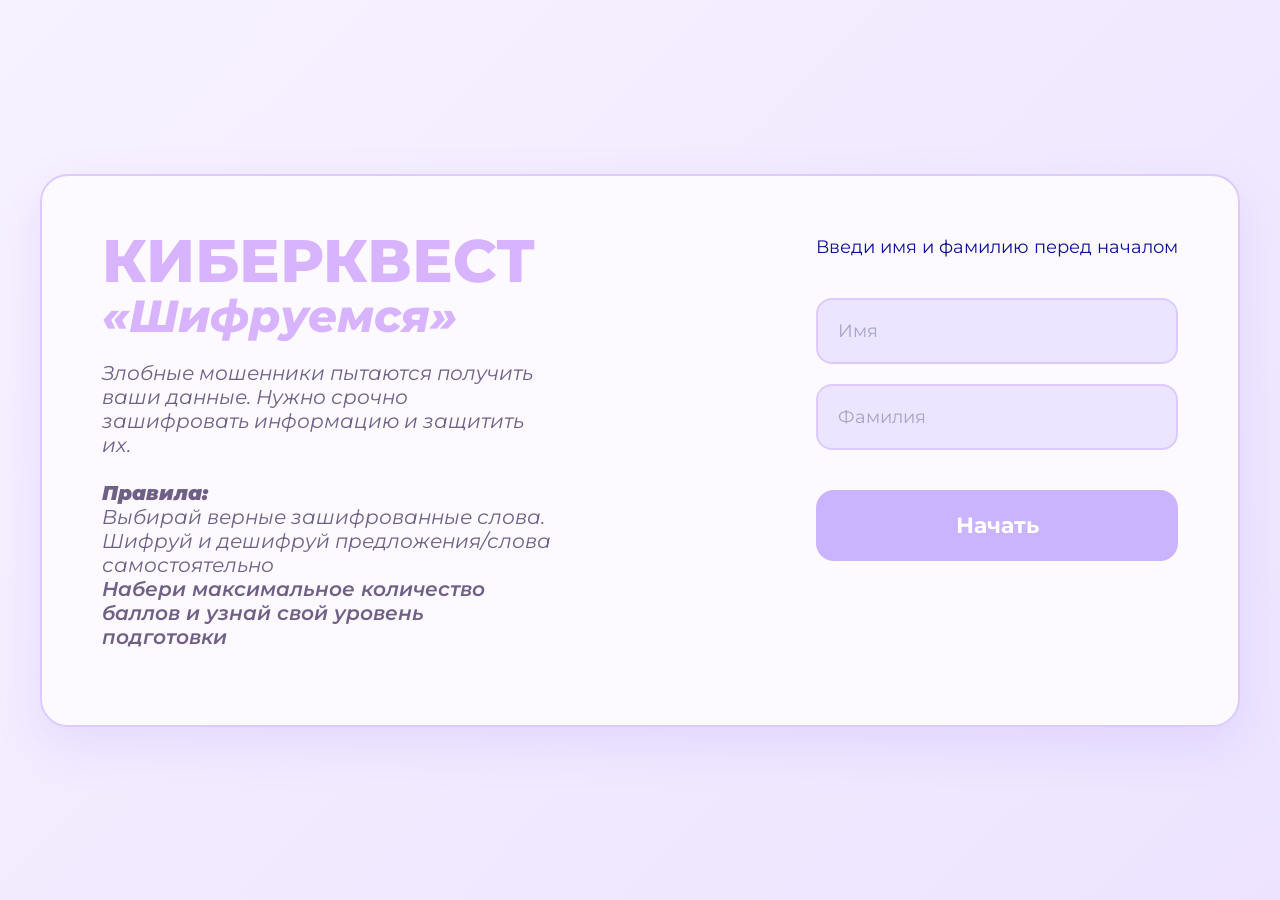
<file: index.html>
<!DOCTYPE html>
<html lang="ru">
<head>
    <meta charset="UTF-8">
    <meta
        name="viewport"
        content="width=device-width, initial-scale=1.0"
    >
    <title>Квиз</title>
    <link rel="stylesheet" href="css/style.css">
    <link
        rel="stylesheet"
        href="css/start.css"
    >
</head>
<body class="dark-theme">
    <div class="start-page">
        <div class="left-start-page">
        <h1 class="title-start">
            КИБЕРКВЕСТ <br><span class="inner-title-start">«Шифруемся»</span>
        </h1>
        <p>
            Злобные мошенники пытаются получить ваши данные.
            Нужно срочно зашифровать информацию и защитить их. <br><br>
            <span style="font-weight: 900;">Правила:</span><br>
            Выбирай верные зашифрованные слова.<br>
            Шифруй и дешифруй предложения/слова самостоятельно<br>
            <span style="font-weight: 600;">Набери максимальное количество баллов и узнай свой уровень подготовки</span>
        </p>
        </div>

        <div class="right-start-page">
            <p class="subtitle">
            Введи имя и фамилию перед началом
        </p>
        <form class="start-form">
            <input id="name" type="text" placeholder="Имя" required > 
            <input id="surname" type="text" placeholder="Фамилия" required >
            <button
                type="submit"
                class="start-btn"
            >
                Начать
            </button>
        </form>
        </div>
    </div>
    <script src="js/start.js"></script>
</body>
</html>
</file>
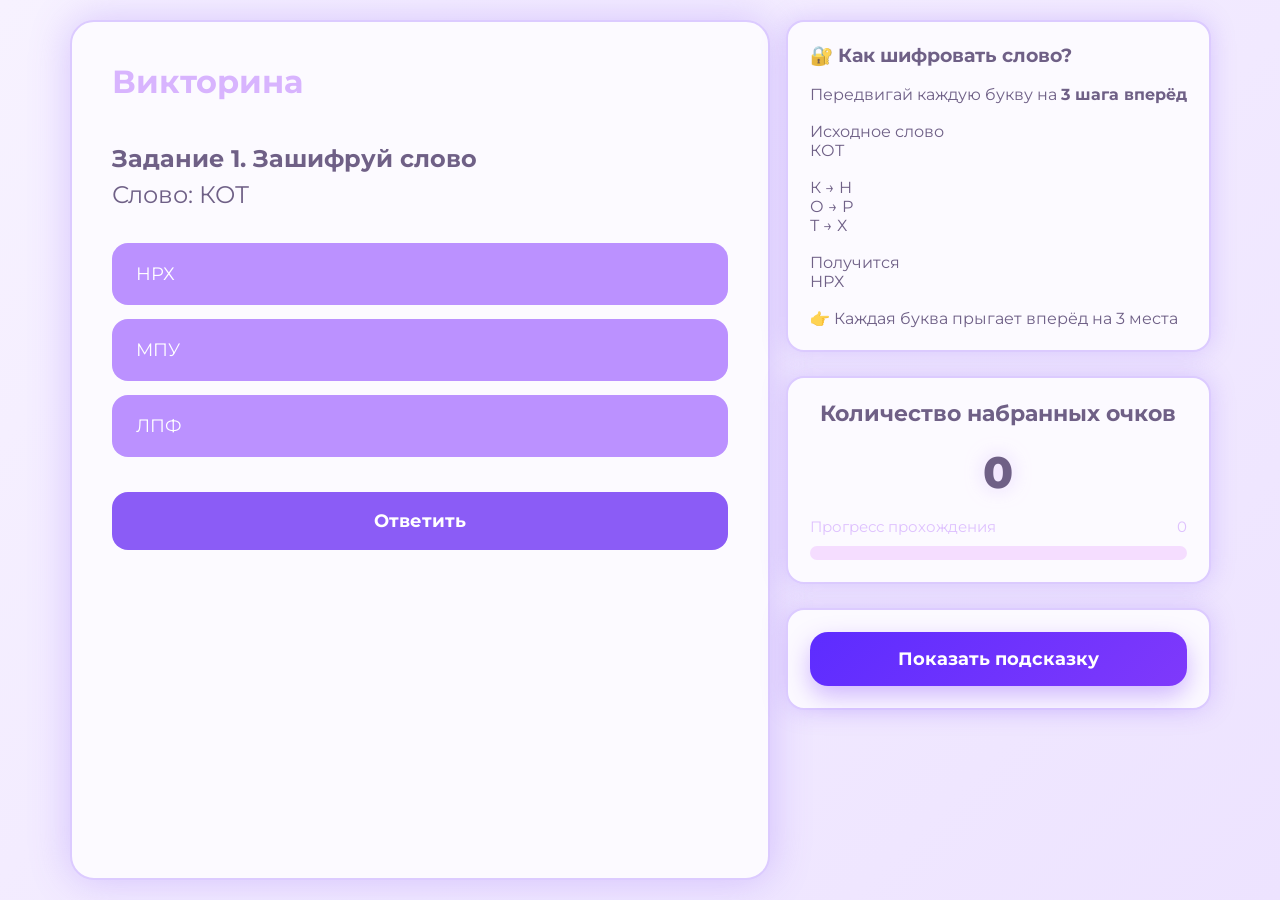
<file: viktorina.html>
<!DOCTYPE html>
<html lang="en">
<head>
    <meta charset="UTF-8">
    <meta name="viewport" content="width=device-width, initial-scale=1.0">
    <title>Document</title>
    <link rel="stylesheet" href="css/style.css">
</head>
<body class="dark-theme">
    <div class="clue-modal-intro-overlay">
        <div class="inner-clue-modal-intro">
            <div class="modal-header">
                <h3>🔐 Шифр Цезаря</h3>
                <p>Сдвиг каждой буквы на 3 вперёд</p>
            </div>
            <div class="alphabet-block">
                <div class="alphabet-title">
                    Обычный алфавит
                </div>
                <div class="alphabet-row">
                    А Б В Г Д Е Ё Ж З И Й К Л М Н О П Р С Т У Ф Х Ц Ч Ш Щ Ъ Ы Ь Э Ю Я
                </div>

            </div>
                <div class="arrow">
                    ↓
                </div>
            <div class="alphabet-block">
                <div class="alphabet-title">
                    Зашифрованный алфавит (+3)
                </div>
                <div class="alphabet-row encrypted">
                    Г Д Е Ё Ж З И Й К Л М Н О П Р С Т У Ф Х Ц Ч Ш Щ Ъ Ы Ь Э Ю Я А Б В
                </div>
            </div>
        <div class="modal-footer">
            👉 Теперь каждая буква заменяется на следующую через 3 шага
        </div>
    </div>
</div>
        </div>
        <div class="intro-box">
            <div class="inner-intro-box">

                <h1>
                    Пройди испытание и узнай свой уровень в кибер-мире
                </h1>
                <p>
                    Это не просто тест — это твоя первая миссия в мире цифровой безопасности.
                    Каждый ответ влияет на твой результат, а в конце ты узнаешь,
                    кем ты стал: новичком, хакером или кибер-магистром.
                </p>
            </div>
        </div>
        <div class="wrapper">
            <h1 class="title">Викторина</h1>
            <div id="root">
                <!-- question -->
            </div>
            <form id="answers">

            </form>
            <div class="modal-overlay">
                <div class="modal-center">
                    <div class="modal-score">
                        <button id="close">Закрыть окно</button>
                    </div>  
                </div>  
            </div>
            <button id="changeTheme">Ответить</button>
        </div>
        <div class="wrapper-right">
        <div class="shifr-block">
        <div class="example">

                <h3>🔐 Как шифровать слово?</h3>
                <p>Передвигай каждую букву на <b>3 шага вперёд</b></p>
            <div class="word-block">
                <span>Исходное слово</span>
                <div class="word">КОТ</div>
            </div>
            <div class="transform">
                <div>К → Н</div>
                <div>О → Р</div>
                <div>Т → Х</div>
            </div>
            <div class="word-block result">
                <span>Получится</span>
                <div class="word">НРХ</div>
            </div>
            <div class="hint">
            👉 Каждая буква прыгает вперёд на 3 места
            </div>
        </div>
        </div>

            <div class="xp-block">
            <h2 class="xp-title">Количество набранных очков</h2>
            <div class="xp-count">0</div>

            <div class="progress-container">
                <div class="progress-info">
                    <span>Прогресс прохождения</span>
                    <span id="progress-text">0%</span>
                </div>

                <div class="question-bar">
                    <div class="question-bar-fill"></div>
                </div>
            </div>
            </div>
            
            <div class="clue">
                <button class="clue-button">
                    Показать подсказку
                </button>
            </div>
        </div>
    <script src="js/openClueModal.js"></script>
    <script src="js/countxp.js"></script>
    <script src="js/closeModal.js"></script>
    <script src="js/questions.js"></script>
    <script src="js/index.js"></script>
</body>
</html>
</file>
<file: css/style.css>
@import url('https://fonts.googleapis.com/css2?family=JetBrains+Mono:ital,wght@0,100..800;1,100..800&family=Jura:wght@300..700&family=Montserrat:ital,wght@0,100..900;1,100..900&family=Roboto:ital,wght@0,100..900;1,100..900&family=Ubuntu+Mono:ital,wght@0,400;0,700;1,400;1,700&display=swap');

* {
    margin: 0;
    padding: 0;
    box-sizing: border-box;
    font-family: "montserrat", 'sans-serif';
}

body.dark-theme {

    min-height: 100vh;
    width: 100%;
    display: flex;
    justify-content: center;
    padding: 20px;
    gap: 1rem;
background: linear-gradient(
    135deg,
    #F7F2FF,
    #EDE3FF
);

    font-family: Arial, sans-serif;

    color: white;
}

.root-text {
    font-weight: 700;
}

.wrapper {

    width: 100%;

    max-width: 700px;

    min-width: 0;

    background: #FCFAFF;

    border: 2px solid #DCCBFF;

    border-radius: 24px;

    padding: 40px;

    box-shadow:
        0 0 40px rgba(139, 92, 246, 0.3);


}



.title {
    font-size: 32px;
    margin-bottom: 40px;

    color: #d8b4fe;
}

#root {
    font-size: 24px;

    margin-bottom: 30px;
    color: #4C3A69;
        opacity: 0.8;
    line-height: 1.5;
}

#answers {
    display: flex;

    flex-direction: column;

    gap: 18px;
}

/* Карточка ответа */

#answers label {
    display: flex;

    align-items: center;

    gap: 15px;

    padding: 18px 22px;

    background: #bb91ff;
    border: 1px solid #4c01c4;
    border: 2px solid transparent;

    border-radius: 16px;

    cursor: pointer;

    transition:
        background .3s,
        transform .2s,
        box-shadow .3s;
}

/* Наведение */

#answers label:hover {
    background: #7c3aed;

    transform: translateY(-2px);

    box-shadow:
        0 0 18px rgba(167, 139, 250, .5);
}

/* Чекбокс */

#answers input[type="checkbox"] {
    appearance: none;

    min-width: 24px;

    height: 24px;

    border-radius: 8px;

    border: 2px solid white;

    background: transparent;

    cursor: pointer;

    transition: .25s;
}

/* Выбран чекбокс */

#answers input[type="checkbox"]:checked {
    background: #d8b4fe;

    border-color: #d8b4fe;
}

/* Выделение всей карточки */

#answers label:has(input:checked) {
    background: #9333ea;

    border-color: #d8b4fe;

    transform: scale(1.02);

    box-shadow:
        0 0 22px rgba(216, 180, 254, .7);
}

/* Кнопка */

#changeTheme {
    width: 100%;

    margin-top: 35px;

    padding: 18px;

    border: none;

    border-radius: 16px;

    background: #8b5cf6;

    color: white;

    font-size: 18px;

    font-weight: bold;

    cursor: pointer;

    transition: .3s;
}

#changeTheme:hover {
    background: #a855f7;

    box-shadow:
        0 0 20px rgba(168, 85, 247, .7);
}

/* Модальное окно */

.modal-score {
    visibility: hidden;
    opacity: 0;
    position: fixed;

    background: #3c0000;

    padding: 30px;

    border-radius: 18px;

    border: 2px solid #ff2525;

    box-shadow:
        0 0 40px rgba(139, 92, 246, .4);
            z-index: 10001;
}

.modal-score.active {
    opacity: 1;
    visibility: visible;
    animation: shaker 0.6s ease;
}

.modal-overlay {
    width: 100%;
    height: 100vh;
    display: none;
    position: fixed;
    top: 50%;
    left: 50%;
    transform:
        translate(-50%, -50%);
    background: #b800004e;
    padding: 30px;
    border: 2px solid #ff2e2e;
    box-shadow:
        0 0 40px rgba(139, 92, 246, .4);
}

.modal-overlay.active {
    display: block;
}

.modal-center {
    position: fixed;
    width: 100%;
    margin: 0 auto;
    height: 100%;
    display: flex;
    align-items: center;
    justify-content: center;
    z-index: 10000;
}

.modal-text-title {
    font-size: 30px;
    margin-bottom: 1rem;
}

.modal-list {
    margin-top: 1rem;
    list-style-type: none;
    margin-bottom: 1rem;
}
.modal-list > li {
    margin-bottom: 1rem;
}

.sub-text-modal {
    font-size: 20px;
    font-weight: 800;
}

@keyframes shaker {
 
    0% { transform: scale(0.95); }
    15% { transform: translateX(-8px) scale(1); }
    30% { transform: translateX(8px); }
    45% { transform: translateX(-6px); }
    60% { transform: translateX(6px); }
    75% { transform: translateX(-3px); }
    100% { transform: translateX(0) scale(1); }
}



#close {
    margin-top: 15px;

    padding: 14px 24px;

    border: none;

    border-radius: 12px;

    background: #ef4444;

    color: white;

    cursor: pointer;

    transition: .3s;
}

#close:hover {
    background: #dc2626;
}



/* контейнер ответов */
#answers {
    display: flex;
    flex-direction: column;
    gap: 14px;
}

/* плитка ответа */
.answer-tile {
    display: flex;
    align-items: center;
    gap: 12px;

    padding: 16px 18px;

    background: #6d28d9;
    border: 2px solid transparent;
    border-radius: 14px;

    cursor: pointer;

    transition: 0.25s;

    user-select: none;
}

/* hover эффект */
.answer-tile:hover {
    background: #7c3aed;
    transform: translateY(-2px);
    box-shadow: 0 0 16px rgba(167, 139, 250, 0.5);
}

/* скрываем radio */
.answer-tile input {
    display: none;
}

/* активный (выбранный) вариант */
.answer-tile:has(input:checked) {
    background: #9333ea;
    border-color: #d8b4fe;
    transform: scale(1.02);
    box-shadow: 0 0 20px rgba(216, 180, 254, 0.6);
}

/* текст внутри */
.answer-tile span {
    font-size: 18px;
    color: white;
}

.answer-tile.correct {
    background: #22c55e !important;
    border-color: #86efac !important;
    box-shadow: 0 0 18px rgba(34, 197, 94, 0.6);
}

.answer-tile.wrong {
    background: #ef4444 !important;
    border-color: #fca5a5 !important;
    box-shadow: 0 0 18px rgba(239, 68, 68, 0.6);
}

/* ========================= */
/* АДАПТИВ */
/* ========================= */

.clue-modal-intro-overlay {
    position: fixed;
    inset: 0;

    display: flex;
    justify-content: center;
    align-items: center;

    background-color: rgba(56, 0, 147, 0.696);

    z-index: 9999;

    /* скрыто по умолчанию */
    opacity: 0;
    visibility: hidden;

    transform: scale(0.95);
}

.clue-modal-intro-overlay.active {
    opacity: 1;
    visibility: visible;
    transform: translateY(0) scale(1);
}

.inner-clue-modal-intro {
    padding: 20px;
    position: absolute;
    top: 50%;
    left: 50%;
    transform: translate(-50%, -50%);
    background-color: #5b2ba7;
    border-radius: 15px;
    border: 1px solid #9333ea;
}

.text-input {
    width: 100%;
    padding: 20px;
    border: 2px solid #DCCBFF;
    border-radius: 16px;
    background: #ebe5ff;
    color: #4C3A69;
    font-size: 18px;
    outline: none;
    transition: .3s;
}

.correct-border {
border: 2px solid #60c915;
}

.incorrect-border {
border: 2px solid #d50b0b;
}

.intro-box {
    position: fixed;
    inset: 0;

    display: flex;
    justify-content: center;
    align-items: center;

    background-color: rgba(56, 0, 147, 0.696);

    z-index: 9999;

    /* скрыто по умолчанию */
    opacity: 0;
    visibility: hidden;

    transform: scale(0.95);
    transition: 0.5s ease;
}

.intro-box.active {
    opacity: 1;
    visibility: visible;
    transform: translateY(0) scale(1);
}
.inner-intro-box {
    padding: 20px;
    position: absolute;
    top: 50%;
    left: 50%;
    transform: translate(-50%, -50%);
    background-color: #5b2ba7;
    border-radius: 15px;
    border: 1px solid #9333ea;
}
.inner-intro-box > h1 {
    margin-bottom: 2rem;
}
.inner-intro-box > p {
    font-size: 20px;
    line-height: 2.5rem;
}
body {
    overflow-x: hidden;
}


.xp-block {
    width: 100%;

    padding: 22px;

    margin-bottom: 24px;

    background: #FCFAFF;

    border: 2px solid #DCCBFF;

    border-radius: 18px;

    box-shadow:
        0 0 24px rgba(139,92,246,.25);

    display: flex;

    flex-direction: column;

    gap: 18px;
}

.xp-block > h1 {
    color: #4C3A69;
}

.example {
        width: 100%;

    padding: 22px;

    margin-bottom: 24px;

    background: #FCFAFF;

    border: 2px solid #DCCBFF;

    border-radius: 18px;

    box-shadow:
        0 0 24px rgba(139,92,246,.25);

    display: flex;

    flex-direction: column;

    gap: 18px;
}

.example > h3, .example > p {
    color: #4C3A69;
        opacity: 0.8;
}

.word-block > span, .word {
    color: #4C3A69;
        opacity: 0.8;
}

.transform > div, .hint {
    color: #4C3A69;
        opacity: 0.8;
}


.clue {
    width: 100%;

    padding: 22px;

    margin-bottom: 24px;

    background: #FCFAFF;

    border: 2px solid #DCCBFF;

    border-radius: 18px;

    box-shadow:
        0 0 24px rgba(139,92,246,.25);

    display: flex;

    flex-direction: column;

    gap: 18px;
}


/* Кнопка для подсказки */

.clue-button {
    position: relative;
    padding: 16px 34px;

    border: none;
    border-radius: 18px;

    background: linear-gradient(135deg, #5d2cff, #7f39fb);

    color: white;
    font-size: 18px;
    font-weight: 700;

    cursor: pointer;

    overflow: hidden;

    transition: transform 0.3s ease, box-shadow 0.3s ease;
    box-shadow: 0 10px 25px rgba(126, 57, 251, 0.35);
}

/* RGB анимированная рамка */
.clue-button::before {
    content: "";
    position: absolute;

    inset: -3px;
    border-radius: 20px;

    background: linear-gradient(
        90deg,
        red,
        orange,
        yellow,
        lime,
        cyan,
        blue,
        violet,
        red
    );

    background-size: 300%;

    z-index: -2;

    animation: rgbBorder 6s linear infinite;
}

/* внутренний слой */
.clue-button::after {
    content: "";
    position: absolute;

    inset: 2px;
    border-radius: 16px;

    background: linear-gradient(135deg, #5d2cff, #7f39fb);

    z-index: -1;
}

/* hover эффект */
.clue-button:hover {
    transform: translateY(-4px) scale(1.03);
    box-shadow: 0 18px 40px rgba(162, 89, 255, 0.6);
}

/* при нажатии */
.clue-button:active {
    transform: scale(0.96);
}

/* подсветка рамки при наведении */
.clue-button:hover::before {
    filter: blur(4px);
}

/* анимация RGB */
@keyframes rgbBorder {
    0% {
        background-position: 0%;
    }
    100% {
        background-position: 300%;
    }
}



.xp-title {
    font-size: 22px;

    color: #4C3A69;
        opacity: 0.8;

    text-align: center;
}

.xp-count {
    
    font-size: 44px;

    font-weight: 800;

    text-align: center;

    color: #4C3A69;
        opacity: 0.8;

    text-shadow:
        0 0 18px rgba(216,180,254,.6);

    transition: .3s;
}

.progress-container {
    width: 100%;
}
.question-image {
    width: 100%;
    height: auto;
}

.progress-info {
    display: flex;

    justify-content: space-between;

    margin-bottom: 10px;

    color: #d8b4fe;
        opacity: 0.8;

    font-size: 15px;
}

.question-bar {
    width: 100%;

    height: 14px;

    background: #f5ddff;

    border-radius: 999px;

    overflow: hidden;
}

.question-bar-fill {
    width: 0%;

    height: 100%;

    border-radius: inherit;

    background:
        linear-gradient(
            90deg,
            #8b5cf6,
            #d946ef,
            #22c55e
        );

    transition:
        width .5s ease;
}

/* телефон */

@media (max-width: 430px) {

    .xp-block {
        padding: 18px;
    }

    .xp-title {
        font-size: 18px;
    }

    .xp-count {
        font-size: 34px;
    }

    .question-bar {
        height: 12px;
    }
}


/* Планшеты */

@media (max-width: 1024px) {

    .wrapper {
        width: 90%;

        max-width: 760px;
    }

}


/* Телефоны */

@media (max-width: 768px) {
    .dark-theme {
        flex-wrap: wrap ;
    }
    .intro-box {
        margin: 10px    ;
    }
    .inner-intro-box {
        width: 100%;

    }

    .inner-intro-box > h1 {
        margin-bottom: 1rem;
    }
    .inner-intro-box > p {
        font-size: 15px;
        line-height: 2rem;
    }

    .inner-title-start {
        font-size: 39px !important;
        text-align: left !important;
    }
    .left-start-page > p {
        font-size: 15px !important;
    }
    body.dark-theme {
        padding: 20px;

        align-items: flex-start;
    }

    .wrapper {
        width: 100%;

        max-width: 100%;

        padding: 28px 22px;

        border-radius: 20px;
    }

    /* ---------- START PAGE ---------- */

    .start-page {
        width: 100%;

        display: flex;

        flex-direction: column;

        align-items: stretch;

        gap: 18px;

        padding: 20px;
    }

    .title-start {
        font-size: 50px !important;

        text-align: center;

        line-height: 1.2;
    }

    .start-form {
        width: 100%;

        display: flex;

        flex-direction: column;

        gap: 14px;
    }

    .start-form input,
    .start-form button {
        width: 100%;

        min-width: 0;

        max-width: 100%;
    }

    .start-form input {
        padding: 16px;

        font-size: 16px;

        border-radius: 14px;
    }

    .start-form button {
        padding: 16px;

        font-size: 16px;
    }

    /* ---------- QUIZ ---------- */

    .title {
        font-size: 26px;

        margin-bottom: 24px;
    }

    #root {
        font-size: 18px;

        line-height: 1.45;

        margin-bottom: 20px;
    }

    #answers {
        gap: 12px;
    }

    #answers label,
    .answer-tile {
        width: 100%;

        padding: 16px;

        gap: 12px;

        border-radius: 14px;
    }

    .answer-tile span {
        font-size: 16px;

        line-height: 1.4;
    }

    #answers input[type="checkbox"] {
        min-width: 22px;

        height: 22px;
    }

    #changeTheme {
        width: 100%;

        margin-top: 22px;

        padding: 16px;

        font-size: 16px;
    }

    .modal-score {
        width: calc(100% - 32px);

        max-width: 430px;

        padding: 24px;

        border-radius: 16px;
    }

    #close {
        width: 100%;

        padding: 14px;
    }

}


/* iPhone 11–12–13–14 */

@media (max-width: 430px) {

        .inner-intro-box > h1 {
        margin-bottom: 1rem;
        font-size: 1rem;
    }
    .inner-intro-box > p {
        font-size: 15px;
        line-height: 2rem;
    }

    body.dark-theme {
        padding: 14px;
    }

    .wrapper {
        width: 100%;

        max-width: 100%;

        padding: 20px 16px;

        border-radius: 18px;
    }

    .start-page {
        padding: 26px !important; 

        gap: 14px;
    }

    .title-start {
        font-size: 40px !important;
    }

    .inner-title-start {
        font-size: 25px !important;
    }

    .start-form input {
        padding: 14px;

        font-size: 15px;
    }

    .start-form button {
        padding: 14px;

        font-size: 15px;
    }

    .title {
        font-size: 22px;
    }

    #root {
        font-size: 16px;
    }

    #answers label,
    .answer-tile {
        padding: 14px;
    }

    .answer-tile span {
        font-size: 15px;
    }

    #changeTheme {
        padding: 14px;

        font-size: 15px;
    }

    .modal-score {
        width: 90%;

        padding: 20px;
    }

}
</file>
<file: css/start.css>
* {
    margin: 0;
    padding: 0;
    box-sizing: border-box;
}

body.dark-theme {
    min-height: 100vh;
    display: flex;

    justify-content: center;

    align-items: center;

background: linear-gradient(
    135deg,
    #F7F2FF,
    #EDE3FF
);

    font-family: Arial, sans-serif;

    color: white;
}

.start-page {
    max-width: 1200px;
    width: 100%;
    display: flex;
    gap: 1rem;
    justify-content: space-between;
    background: #FCFAFF;
    padding: 60px;
    border-radius: 28px;
    border: 2px solid #DCCBFF;
    box-shadow:
        0 18px 45px
        rgba(167, 139, 250, .18);

}

.title-start {
    font-size: 60px;
    font-weight: 800;
    color: #d8b4fe;
    line-height: 50px;
    margin-bottom: 20px;
}

.left-start-page > p {
    margin-bottom: 1rem;
    text-align: left;
    font-size: 20px;
    max-width: 450px;
    font-style: italic;
    opacity: 0.8;
    color:#4C3A69;
}

.inner-title-start {
    font-size: 45px;
    font-style: italic;
    font-family: 'montserrat';
}

.subtitle {
    color: #10109b;

    font-size: 18px;

    margin-bottom: 40px;
}

.start-form {
    display: flex;

    flex-direction: column;

    gap: 20px;
}

.start-form input {
    width: 100%;

    padding: 20px;

    border: 2px solid #DCCBFF;

    border-radius: 16px;

    background: #ebe5ff;

    color: #8749a1;

    font-size: 18px;

    outline: none;

    transition: .3s;
}

.start-form input::placeholder {
    color: #a8a3c7;
}

.start-form input:hover {
    border-color: #8b5cf6;
}

.start-form input:focus {
    border-color: #c084fc;

    box-shadow:
        0 0 18px rgba(
            192,
            132,
            252,
            .5
        );
}

.start-btn {
    margin-top: 20px;

    padding: 22px;

    border: none;

    border-radius: 18px;

    background: #cab3ff;

    color: white;

    font-size: 22px;

    font-weight: bold;

    cursor: pointer;

    transition: .3s;
}

.start-btn:hover {
    background: #a855f7;

    transform: translateY(-3px);

    box-shadow:
        0 0 25px rgba(
            168,
            85,
            247,
            .7
        );
}

.start-btn:active {
    transform: scale(.98);
}
</file>
